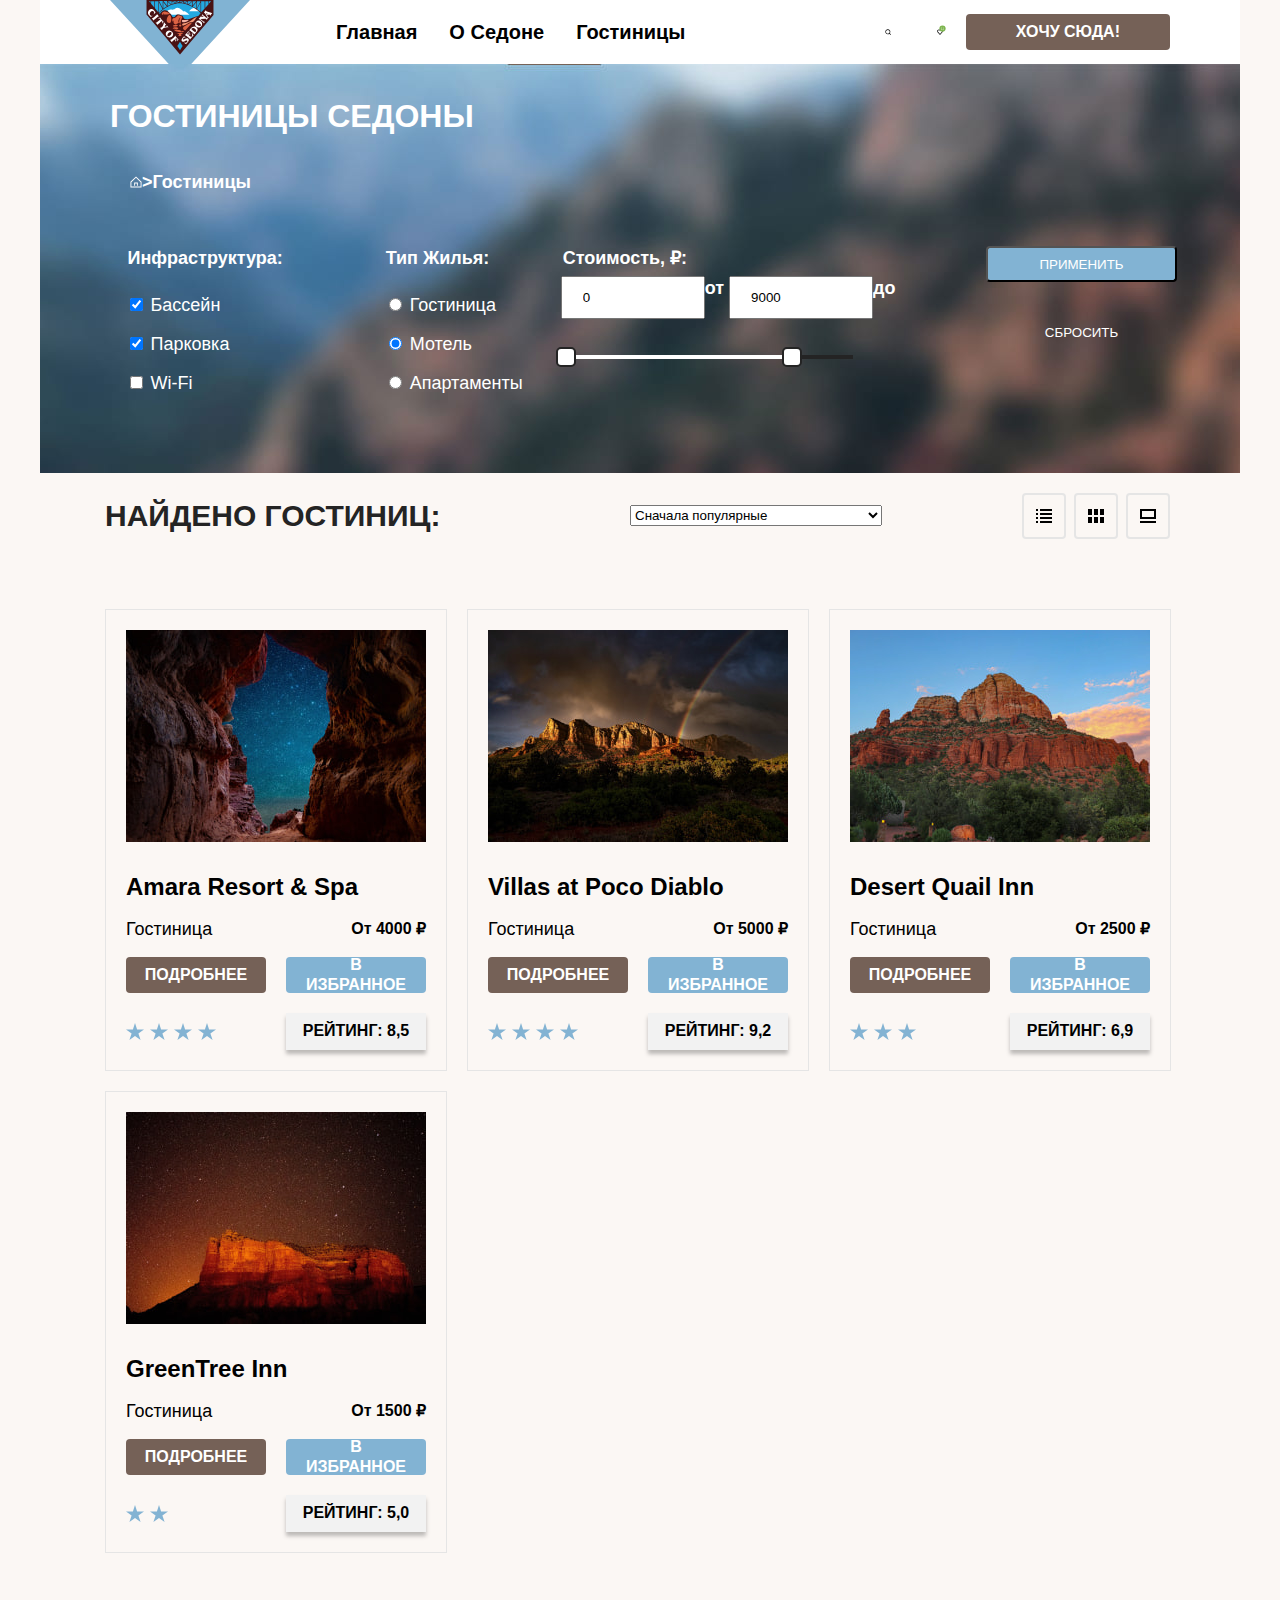
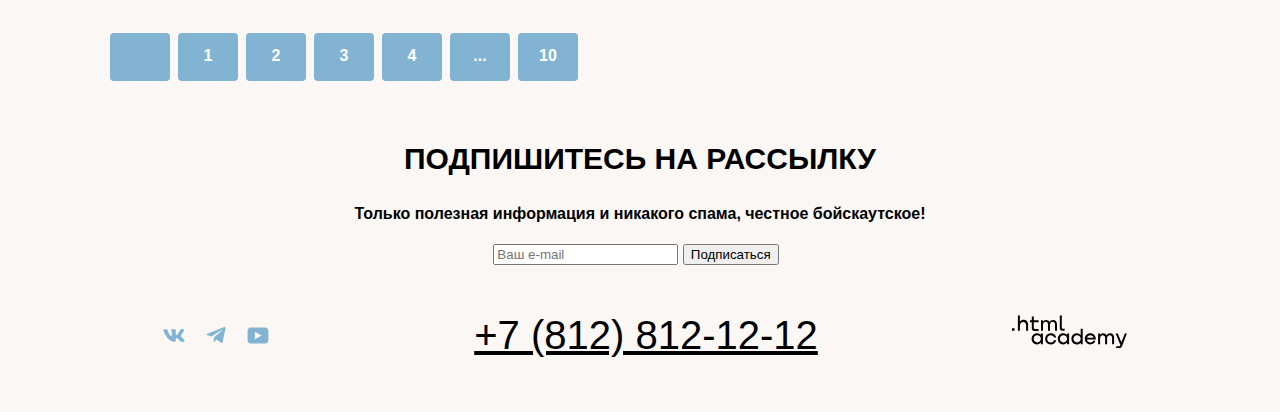
<file: catalog.html>
<!DOCTYPE html>
<html lang="ru">
  <head>
    <meta charset="utf-8" />
    <title>Каталог</title>
    <link rel="stylesheet" href="styles/styles.css" />
  </head>
  <body>
    <header class="page-header">
      <nav class="navigation">
        <a
          ><img
            class="navigation-logo"
            src="images/icons-header/logo.svg"
            width="140"
            height="70"
            alt="Логотип проекта «Седона»"
          />
        </a>
        <ul class="navigation-list">
          <li class="navigation-item">
            <a class="navigation-link" href="index.html">Главная</a>
          </li>
          <li class="navigation-item">
            <a class="navigation-link" href="#">О Седоне</a>
          </li>
          <li class="navigation-item">
            <a class="navigation-link" href="catalog.html">Гостиницы</a>
          </li>
        </ul>
        <div class="nav-list2">
          <ul class="navigation-list">
            <li class="navigation-item">
              <a class="navigation-link" href="#">
                <span class="visually-hidden"> Поиск </span>
                <img
                  class="search"
                  src="images/icons-header/search.svg"
                  width="44"
                  height="64"
                  alt="Поиск"
                />
              </a>
            </li>
            <li class="navigation-item">
              <a class="navigation-link" href="#">
                <span class="visually-hidden"> Избранное </span>
                <img
                  class="favorite"
                  src="images/icons-header/favorite.svg"
                  width="44"
                  height="64"
                  alt="Избранное"
                />
              </a>
            </li>
            <li class="navigation-item-button">
              <a class="navigation-link-button" href="#">Хочу сюда!</a>
            </li>
          </ul>
        </div>
      </nav>
    </header>
    <main class="main-inner">
      <div class="filter-form">
        <header class="inner-header">
          <h1 class="inner-header-title">Гостиницы Седоны</h1>
          <ul class="breadcrumbs">
            <li class="breadcrumbs-item">
              <a class="breadcrumbs-link"></a>
              <img
                class="icon"
                src="images/catalog/Vector.svg"
                width="12"
                height="12"
                alt="Домой"
              />
            </li>
            <li class="breadcrumbs-item">
              <a class="breadcrumbs-link">&#62;</a>
            </li>
            <li class="breadcrumbs-item">
              <a class="breadcrumbs-link">Гостиницы</a>
            </li>
          </ul>
        </header>
        <h2 class="visually-hidden">Список преимуществ с фильтрами</h2>
        <form
          class="catalog-filter"
          action="https://echo.htmlacademy.ru/"
          method="get"
        >
          <fieldset class="catalog-filter-group">
            <legend class="catalog-filter-title">Инфраструктура:</legend>
            <ul class="catalog-filter-list">
              <li class="catalog-filter-item">
                <label class="control">
                  <input
                    class="control-input"
                    type="checkbox"
                    name="pool"
                    checked
                  />
                  Бассейн
                </label>
              </li>
              <li class="catalog-filter-item">
                <label class="control">
                  <input
                    class="control-input"
                    type="checkbox"
                    name="parking"
                    checked
                  />
                  Парковка
                </label>
              </li>
              <li class="catalog-filter-item">
                <label class="control">
                  <input class="control-input" type="checkbox" name="wi-fi" />
                  Wi-Fi
                </label>
              </li>
            </ul>
          </fieldset>
          <fieldset class="catalog-filter-group">
            <legend class="catalog-filter-title">Тип Жилья:</legend>
            <ul class="catalog-filter-list">
              <li class="catalog-filter-item">
                <label class="control">
                  <input
                    class="control-input"
                    type="radio"
                    name="product-group"
                    value="shaving-supplies"
                  />
                  Гостиница
                </label>
              </li>
              <li class="catalog-filter-item">
                <label class="control">
                  <input
                    class="control-input"
                    type="radio"
                    name="product-group"
                    value="care-products"
                    checked
                  />
                  Мотель
                </label>
              </li>
              <li class="catalog-filter-item">
                <label class="control">
                  <input
                    class="control-input"
                    type="radio"
                    name="product-group"
                    value="accessories"
                  />
                  Апартаменты
                </label>
              </li>
            </ul>
          </fieldset>
          <h2 class="visually-hidden" hidden>Список отелей с фильтрами</h2>
          <!-- Фильтрация -->

          <fieldset class="range-filter-group">
            <legend class="range-filter-title">Стоимость, ₽:</legend>

            <div class="range">
              <div class="range-wrapper-inputs">
                <label class="catalog-filter-label">
                  <input
                    class="range-input"
                    type="number"
                    value="0"
                    name="min-price"
                    style="width: 100px"
                  />
                  от
                </label>
                <label class="catalog-filter-label">
                  <input
                    class="range-input"
                    type="number"
                    value="9000"
                    name="max-price"
                    style="width: 100px"
                  />
                  до
                </label>
              </div>
              <div class="range-scale">
                <div class="range-bar" style="left: 0px; width: 226px">
                  <button class="range-toggle toggle-min">
                    <span class="visually-hidden"
                      >Изменить минимальную цену</span
                    >
                  </button>
                  <button class="range-toggle toggle-max">
                    <span class="visually-hidden"
                      >Изменить максимальную цену</span
                    >
                  </button>
                </div>
              </div>
            </div>
          </fieldset>
          <div class="catalog-buttons">
            <button class="catalog-filter-button-submit" type="submit">
              Применить
            </button>
            <button class="catalog-filter-button-reset" type="reset">
              Сбросить
            </button>
          </div>
        </form>
      </div>

      <div class="select">
        <h2 class="select-title">Найдено гостиниц:</h2>
        <div class="select-line">
          <select class="select-control" aria-label="Сортировка">
            <option value="popular">Сначала популярные</option>
            <option value="cheap">Сначала дешёвые</option>
            <option value="expensive">Сначала дорогие</option>
          </select>
          <div class="sorting-list">
            <a class="button-sorting">
              <span class="visually-hidden">Показать список</span>
              <img
                class="sorting-logo"
                src="images/sorting/list.svg"
                width="16"
                height="14"
                alt="Списком"
              />
            </a>
            <a class="button-sorting">
              <span class="visually-hidden">Показать карточки</span>
              <img
                class="sorting-logo"
                src="images/sorting/table.svg"
                width="16"
                height="14"
                alt="Таблица"
              />
            </a>
            <a class="button-sorting">
              <span class="visually-hidden">Во весь экран</span>
              <img
                class="sorting-logo"
                src="images/sorting/fullscreen.svg"
                width="16"
                height="14"
                alt="Во весь экран"
              />
            </a>
          </div>
        </div>
      </div>
      <ul class="hotels-list">
        <li class="hotel-card">
          <a class="hotel-card-link" href="#">
            <img
              class="hotel-card-image"
              src="images/catalog/hotel-1.jpg"
              width="300"
              height="212"
              alt="Amara Resort & Spa"
            />
            <h3 class="hotel-card-title">Amara Resort & Spa</h3>
          </a>
          <div class="name-price">
            <p class="hotel-card-type">Гостиница</p>
            <p class="hotel-card-price">От 4000 ₽</p>
          </div>
          <div class="card-buttons">
            <a class="hotel-card-button details" href="#">Подробнее</a>
            <a class="hotel-card-button favorite" href="#">В избранное</a>
            <img
              class="hotel-stars"
              src="images/stars/4stars.svg"
              width="140"
              height="37"
              alt="Рейтинг отеля"
            />
            <a class="hotel-card-button rating" href="#">Рейтинг: 8,5</a>
          </div>
        </li>
        <li class="hotel-card">
          <a class="hotel-card-link" href="#">
            <img
              class="hotel-card-image"
              src="images/catalog/hotel-2.jpg"
              width="300"
              height="212"
              alt="Villas at Poco Diablo"
            />
            <h3 class="hotel-card-title">Villas at Poco Diablo</h3>
          </a>
          <div class="name-price">
            <p class="hotel-card-type">Гостиница</p>
            <p class="hotel-card-price">От 5000 ₽</p>
          </div>
          <div class="card-buttons">
            <a class="hotel-card-button details" href="#">Подробнее</a>
            <a class="hotel-card-button favorite" href="#">В избранное</a>
            <img
              class="hotel-stars"
              src="images/stars/4stars.svg"
              width="140"
              height="37"
              alt="Рейтинг отеля"
            />
            <a class="hotel-card-button rating" href="#">Рейтинг: 9,2</a>
          </div>
        </li>
        <li class="hotel-card">
          <a class="hotel-card-link" href="#">
            <img
              class="hotel-card-image"
              src="images/catalog/hotel-3.jpg"
              width="300"
              height="212"
              alt="Desert Quail Inn"
            />
            <h3 class="hotel-card-title">Desert Quail Inn</h3>
          </a>
          <div class="name-price">
            <p class="hotel-card-type">Гостиница</p>
            <p class="hotel-card-price">От 2500 ₽</p>
          </div>
          <div class="card-buttons">
            <a class="hotel-card-button details" href="#">Подробнее</a>
            <a class="hotel-card-button favorite" href="#">В избранное</a>
            <img
              class="hotel-stars"
              src="images/stars/3stars.svg"
              width="140"
              height="37"
              alt="Рейтинг отеля"
            />
            <a class="hotel-card-button rating" href="#">Рейтинг: 6,9</a>
          </div>
        </li>
        <li class="hotel-card">
          <a class="hotel-card-link" href="#">
            <img
              class="hotel-card-image"
              src="images/catalog/hotel-4.jpg"
              width="300"
              height="212"
              alt="GreenTree Inn"
            />
            <h3 class="hotel-card-title">GreenTree Inn</h3>
          </a>
          <div class="name-price">
            <p class="hotel-card-type">Гостиница</p>
            <p class="hotel-card-price">От 1500 ₽</p>
          </div>
          <div class="card-buttons">
            <a class="hotel-card-button details" href="#">Подробнее</a>
            <a class="hotel-card-button favorite" href="#">В избранное</a>
            <img
              class="hotel-stars"
              src="images/stars/2stars.svg"
              width="140"
              height="37"
              alt="Рейтинг отеля"
            />
            <a class="hotel-card-button rating" href="#">Рейтинг: 5,0</a>
          </div>
        </li>
      </ul>
      <ul class="pagination">
        <li class="pagination-item">
          <a class="pagination-link pagination-prev pagination-disabled">
            <span class="visually-hidden">Предыдущая страница</span>
          </a>
        </li>
        <li class="pagination-item">
          <a class="pagination-link pagination-current">1</a>
        </li>
        <li class="pagination-item">
          <a class="pagination-link" href="#">2</a>
        </li>
        <li class="pagination-item">
          <a class="pagination-link" href="#">3</a>
        </li>
        <li class="pagination-item">
          <a class="pagination-link" href="#">4</a>
        </li>
        <li class="pagination-item">
          <a class="pagination-link">...</a>
        </li>
        <li class="pagination-item">
          <a class="pagination-link" href="#">10</a>
        </li>
      </ul>

      <section class="newsletter-catalog">
        <h2 class="page-main-title">Подпишитесь на рассылку</h2>
        <p>
          Только полезная информация и никакого спама, честное бойскаутское!
        </p>
        <form
          class="newsletter-form"
          action="https://echo.htmlacademy.ru/"
          method="post"
        >
          <label class="visually-hidden" for="newsletter-email">Email</label>
          <input
            class="field"
            placeholder="Ваш e-mail"
            type="email"
            name="newsletter-email"
            id="newsletter-email"
            required
          />
          <button class="button newsletter-button" type="submit">
            <span>Подписаться</span>
          </button>
        </form>
      </section>
    </main>
    <footer class="page-footer">
      <div class="page-footer-container">
        <ul class="footer-social-list">
          <li class="footer-social-item">
            <a class="button-social" href="https://vk.com/htmlacademy">
              <span class="visually-hidden">ВКонтакте</span>
              <img
                class="social-logo"
                src="images/footer-social/vk.svg"
                width="22"
                height="17"
                alt="vk логотип"
              />
            </a>
          </li>
          <li class="footer-social-item">
            <a class="button-social" href=" https://t.me/htmlacademy">
              <span class="visually-hidden">Телеграм</span>
              <img
                class="social-logo"
                src="images/footer-social/telegram.svg"
                width="22"
                height="17"
                alt="телеграм логотип"
              />
            </a>
          </li>
          <li class="footer-social-item">
            <a
              class="button-social"
              href="https://www.youtube.com/user/htmlacademyru"
            >
              <span class="visually-hidden">Ютуб</span>
              <img
                class="social-logo"
                src="images/footer-social/youtube.svg"
                width="22"
                height="17"
                alt="youtube логотип"
              />
            </a>
          </li>
          <li class="footer-social-item">
            <a class="footer-contacts-phone" href="tel:+78128121212"
              >+7 (812) 812-12-12
            </a>
          </li>

          <li class="footer-social-item">
            <a class="htmlacademy-link" href="https://htmlacademy.ru/">
              <img
                class="htmlacademy-logo"
                src="images/htmlacademy-logo.svg"
                width="115"
                height="34"
                alt="htmlacademy Логотип"
              />
            </a>
          </li>
        </ul>
      </div>
    </footer>
  </body>
</html>
</file>
<file: styles/styles.css>
@font-face {
  font-family: "PT Sans", sans-serif;
  font-style: normal;
  font-weight: 400;
  src: url("../fonts/ptsans-400.woff2") format("woff2");
  font-display: swap;
}
@font-face {
  font-family: "PT Sans", sans-serif;
  font-style: normal;
  font-weight: 700;
  src: url("../fonts/ptsans-700.woff2") format("woff2");
  font-display: swap;
}
html {
  height: 100%;
}
body {
  width: 1200px;
  margin: 0 auto;
  display: flex;
  flex-direction: column;
  min-height: 100%;
  font-family: "PT Sans", sans-serif;
  font-size: 16px;
  line-height: 24px;
  font-weight: 700;
  color: #242424;
  background-color: #fbf7f4;
}
.page-header {
  color: #000000;
  background-color: #ffffff;
}
.inscription {
  align-content: center;
  padding: 51px 371px 82px 371px;
}
.navigation {
  display: flex;
  height: 64px;
  margin: 0 70px;
}
.navigation-logo {
  width: 140px;
  margin-right: 30px;
  align-items: stretch;
}
.navigation-list {
  color: #000000;
  display: flex;
  justify-content: space-between;
  list-style-type: none;
  align-items: center;
  margin-right: auto;
}
.nav-list2 {
  display: inline-flex;
  justify-content: space-between;
  list-style-type: none;
  align-items: center;
  margin-right: 0;
}
.navigation-link {
  display: block;
  font-family: "PT Sans", sans-serif;
  font-size: 20px;
  font-style: normal;
  font-weight: 700;
  text-align: center;
  line-height: 24px;
  color: #000000;
  padding: 20px 16px;
  text-decoration: none;
}
.search {
  width: 20px;
  height: 20px;
  display: flex;
  justify-content: center;
  align-items: center;
}
.favorite {
  width: 20px;
  height: 20px;
  display: flex;
  justify-content: center;
  align-items: center;
}
.navigation-item-button {
  display: flex;
  flex-direction: column;
  padding: 8px 50px;
  justify-content: center;
  align-items: center;
  border-radius: 4px;
  background: var(--buttons-basic, #756157);
  text-align: center;
  font-family: "PT Sans", sans-serif;
  font-size: 16px;
  font-style: normal;
  font-weight: 700;
  line-height: 20px;
  text-transform: uppercase;
  text-decoration: none;
}
.navigation-link-button {
  color: #ffffff;
  text-decoration: none;
}
.breadcrumbs {
  display: flex;
  justify-content: flex-start;
  flex-wrap: wrap;
  margin: 0;
  padding: 20px;
  list-style-type: none;
}
.page-container {
  width: 1200px;
  color: #ffffff;
}
.main-container {
  flex-grow: 1;
  list-style-type: none;
}
.main-index {
  color: #000000;
  text-align: center;
}
.banner {
  display: block;
  margin: 0 auto;
  height: 485px;
  background-image: url("../images/background.jpg");
  background-color: #ffffff;
  background-repeat: no-repeat;
}
.advantages-item {
  display: flex;
}
.advantages-list {
  list-style-type: none;
  text-align: center;
  color: #000000;
  margin: 0;
  padding: 0;
  display: flex;
  flex-wrap: wrap;
}
.advantage-title-white {
  font-size: 30px;
  color: #000000;
  font-style: normal;
  font-weight: 700;
  line-height: 36px;
  text-transform: uppercase;
  display: flex;
  margin-top: 69px;
  margin-bottom: 25px;
  flex-direction: column;
  justify-content: center;
  align-items: center;
  gap: 25px;
  text-align: center;
  box-sizing: border-box;
  width: 100%;
}
.advantage-description-white {
  font-size: 22px;
  font-style: normal;
  font-weight: 400;
  line-height: 26px;
  color: #333;
  box-sizing: border-box;
  width: 100%;
  margin-bottom: 66px;
}
.advantage-item-content {
  display: flex;
  width: 400px;
  height: 385px;
  padding: 103px 85px;
  flex-direction: column;
  justify-content: center;
  gap: 10px;
  box-sizing: border-box;
  background: #82b3d3;
  color: #ffffff;
}
.advantage-image-village {
  background-image: url("../images/advantages/Village.jpg");
  background-color: #82b3d3;
  color: #ffffff;
}
.blue-block {
  display: flex;
}
.advantage-title {
  text-transform: uppercase;
}
.advantage-item-content-blue {
  background: var(--background-second-1, rgba(131, 179, 211, 0.12));
  width: 400px;
  height: 385px;
  padding: 103px 85px;
  flex-direction: column;
  justify-content: center;
  align-items: center;
  gap: 10px;
  flex-shrink: 0;
  align-content: center;
  box-sizing: border-box;
  margin: 0;
}

.advantage-item-content-blue1 {
  background: var(--background-second-1, rgba(131, 179, 211, 0.12));
  width: 400px;
  height: 385px;
  padding: 103px 85px;
  flex-direction: column;
  justify-content: center;
  align-items: center;
  gap: 10px;
  flex-shrink: 0;
  align-content: center;
  box-sizing: border-box;
  margin: 0;
}
.advantage-item-content-blue2 {
  background: var(--background-second-1, rgba(131, 179, 211, 0.12));
  width: 400px;
  height: 385px;
  padding: 80px 85px;
  flex-direction: column;
  justify-content: center;
  align-items: center;
  gap: 10px;
  flex-shrink: 0;
  align-content: center;
  box-sizing: border-box;
  margin: 0;
}
.advantage-item-content-grey {
  background: var(--background-second-2, rgba(131, 179, 211, 0.2));
}
.advantage-item-content-white {
  background: #ffffff;
}

.advantages-title-blue {
  font-size: 24px;
  font-style: normal;
  font-weight: 700;
  line-height: 28px;
  text-transform: uppercase;
  align-content: center;
}
.advantages-description-blue {
  align-self: stretch;
  color: var(--texts-second, #333);
  text-align: center;
  font-family: "PT Sans", sans-serif;
  font-size: 18px;
  font-style: normal;
  font-weight: 400;
  line-height: 21px;
}
.advantage-description {
  color: #ffffff;
  text-align: center;
  font-family: "PT Sans", sans-serif;
  font-size: 18px;
  font-style: normal;
  font-weight: 400;
  line-height: 21px;
}
.advantage-image-devils-bridge {
  background-image: url("../images/devil's-bridge.jpg");
  background-color: #82b3d3;
  color: #ffffff;
}
.appointment {
  padding: 96px 304px;
}
.newsletter {
  background-image: url("../images/Subscribe.jpg");
  color: #f2f2f2;
  display: flex;
  padding: 96px 258px 104px 258px;
  flex-direction: column;
  justify-content: center;
  align-items: center;
  gap: 10px;
  background-repeat: no-repeat;
}
.page-footer.container {
  display: flex;
  margin: 0 auto;
}
.footer-social-list {
  display: flex;
  margin-top: 10px;
  padding: 0;
  text-align: center;
  color: #ffffff;
  height: 120px;
  justify-content: center;
  box-sizing: border-box;
  width: 100%;
  align-items: center;
  list-style-type: none;
}
.button-social {
  display: flex;
  padding: 0px 10px;
  flex-direction: column;
  justify-content: center;
  align-items: center;
  gap: 10px;
  flex: 1 0 0;
  align-self: stretch;
}
.footer-contacts-phone {
  font-size: 40px;
  font-style: normal;
  font-weight: 400;
  line-height: 40px;
  color: #000000;
  text-transform: uppercase;
  height: 40px;
  justify-content: center;
  align-items: center;
  flex-shrink: 0;
  margin-left: 195px;
  margin-right: 194px;
  flex-wrap: nowrap;
}
.filter-form {
  background-image: url(../images/catalog/Filter.jpg);
  background-repeat: no-repeat;
  font-size: 18px;
  color: #ffffff;
  display: flex;
  padding: 35px 70px 70px 70px;
  flex-direction: column;
  align-items: flex-start;
  box-sizing: border-box;
  width: 100%;
  margin-left: 0;
}
.catalog-filter {
  display: flex;
  flex-wrap: nowrap;
  box-sizing: border-box;
  width: 150px;
  height: 157px;
  outline: none;
  margin: 0;
  padding: 0;
}
.catalog-filter-group {
  display: inline;
  margin-right: 70px;
  border: 0 none;
}
.catalog-filter-group:nth-child(2n) {
  margin-right: auto;
}
.control {
  flex-wrap: nowrap;
}
.sorting-list {
  display: flex;
  align-content: end;
  margin-left: 70px;
}
.catalog-filter-list {
  display: flex;
  flex-direction: column;
  align-items: flex-start;
  gap: 16px;
  padding-inline-start: 0;
  width: 150px;
}
.catalog-filter-item {
  list-style-type: none;
  text-align: left;
  font-family: "PT Sans", sans-serif;
  font-size: 18px;
  font-style: normal;
  font-weight: 400;
  line-height: 23px;
}
.catalog-filter-button-submit {
  width: 191px;
  height: 36px;
  padding: 8px 50px;
  border-radius: 4px;
  background: var(--buttons-second, #82b3d3);
  text-transform: uppercase;
  color: #ffffff;
  margin-bottom: 32px;
}
.catalog-filter-button-reset {
  width: 191px;
  height: 36px;
  padding: 8px 50px;
  justify-content: center;
  align-items: center;
  gap: 10px;
  align-self: stretch;
  text-transform: uppercase;
  color: #ffffff;
  border: 0;
  background: transparent;
}
.catalog-buttons {
  display: block;
  margin-left: 70px;
}
.select-line {
  display: inline-flex;
  justify-content: space-between;
  list-style-type: none;
  align-items: center;
  margin-left: auto;
  margin-right: 70px;
}
.select-title {
  font-size: 30px;
  font-style: normal;
  font-weight: 700;
  line-height: 36px; /* 120% */
  text-transform: uppercase;
}
.select {
  display: flex;
  flex-wrap: nowrap;
  align-items: center;
  margin-left: 65px;
}
.select-control {
  height: 21px;
  width: 252px;
  margin-right: 70px;
}
.button {
  margin-right: 8px;
}
.button-sorting {
  display: flex;
  padding: 14px 12px;
  flex-direction: column;
  justify-content: center;
  align-items: center;
  gap: 10px;
  border-radius: 4px;
  border: 2px solid var(--forms-elements-1, #e5e5e5);
  margin-right: 8px;
}
.button-sorting:nth-child(3n) {
  margin-right: 0;
}
.hotels-list {
  display: flex;
  justify-content: flex-start;
  flex-wrap: wrap;
  margin: 50px 65px 60px 65px;
  padding: 0px;
}
.hotel-card {
  color: #000000;
  width: 300px;
  padding: 20px;
  margin-right: 20px;
  margin-bottom: 20px;
  list-style-type: none;
  border: 1px solid var(--forms-elements-1, #e5e5e5);
}
.hotel-card:nth-child(3n) {
  margin-right: 0;
}
.hotel-card-link {
  text-decoration: none;
}
.hotel-card-title {
  color: #000000;
  font-family: "PT Sans", sans-serif;
  font-size: 24px;
  font-style: normal;
  font-weight: 700;
  line-height: 28px;
  margin-bottom: 0;
}
.name-price {
  display: flex;
  justify-content: space-between;
  margin-bottom: 0;
}

.hotel-card-type {
  font-family: "PT Sans", sans-serif;
  font-size: 18px;
  font-style: normal;
  font-weight: 400;
  line-height: 21px;
  margin-bottom: 0;
}
.hotel-card-button.details {
  display: flex;
  flex-direction: column;
  padding: 8px 50px;
  justify-content: center;
  align-items: center;
  gap: 10px;
  flex: 1 0 0;
  border-radius: 4px;
  background: var(--buttons-basic, #756157);
  width: 40px;
  height: 20px;
  color: var(--texts-background-deafault, #fff);
  text-align: center;
  font-family: "PT Sans", sans-serif;
  font-size: 16px;
  font-style: normal;
  font-weight: 700;
  line-height: 20px;
  text-transform: uppercase;
  text-decoration: none;
}
.hotel-card-button.favorite {
  padding: 8px 50px;
  justify-content: center;
  align-items: center;
  gap: 10px;
  flex: 1 0 0;
  border-radius: 4px;
  background: var(--buttons-second, #82b3d3);
  color: var(--texts-background-deafault, #fff);
  text-align: center;
  font-family: "PT Sans", sans-serif;
  font-size: 16px;
  font-style: normal;
  font-weight: 700;
  line-height: 20px;
  text-transform: uppercase;
  text-decoration: none;
}
.hotel-card-button.rating {
  display: flex;
  flex-direction: column;
  justify-content: center;
  align-items: center;
  gap: 10px;
  flex: 1 0 0;
  background: var(--forms-elements-2, #f2f2f2);
  color: #000000;
  box-shadow: 0px 4px 4px 0px rgba(0, 0, 0, 0.25);
  width: 140px;
  height: 37px;
  flex-shrink: 0;
  text-transform: uppercase;
  flex-wrap: nowrap;
  font-family: "PT Sans", sans-serif;
  font-size: 16px;
  font-style: normal;
  font-weight: 700;
  line-height: 20px;
  text-decoration: none;
}
.card-buttons {
  display: flex;
  justify-content: flex-start;
  flex-wrap: wrap;
  gap: 20px;
}
.newsletter-catalog {
  background-image: none;
  color: #000000;
  text-align: center;
}
.pagination {
  display: flex;
  justify-content: flex-start;
  margin: 40px 70px 60px 70px;
  padding: 0;
  padding-right: 8px;
}
.pagination-item {
  color: #000000;
  margin-right: 8px;
  list-style-type: none;
  display: flex;
  width: 60px;
  padding: 11.364px 0px 12.636px 0px;
  justify-content: center;
  align-items: center;
  border-radius: 4px;
  background: var(--buttons-second, #82b3d3);
}
.pagination-link {
  text-decoration: none;
  color: #ffffff;
}
.page-main-title {
  font-size: 30px;
  font-style: normal;
  font-weight: 700;
  line-height: 36px;
  text-transform: uppercase;
}
.newsletter-catalog.p {
  font-family: "PT Sans", sans-serif;
  font-size: 22px;
  font-style: normal;
  font-weight: 400;
  line-height: 26px;
}
.visually-hidden {
  position: fixed;
  transform: scale(0);
}
.reserve-a-hotel {
  display: inline-flex;
  padding: 8px 50px;
  justify-content: center;
  align-items: center;
  gap: 10px;
  border-radius: 4px;
  width: 276px;
  height: 36px;
  background: var(--buttons-basic, #756157);
  color: var(--texts-background-deafault, #fff);
  text-align: center;
  font-family: "PT Sans", sans-serif;
  font-size: 16px;
  font-style: normal;
  font-weight: 700;
  line-height: 20px;
  text-transform: uppercase;
  margin: 54px 108px 0px 108px;
}

.range-filter-group {
  border: none;
  box-sizing: border-box;
  margin-left: auto;
}
/* Range */
.range-scale {
  position: relative;
  width: 287px;
  height: 4px;
  margin-top: 36px;
  background-color: #242424;
  margin-left: 5px;
}

.range-bar {
  position: absolute;
  height: 4px;
  background-color: #ffffff;
}

.range-toggle {
  position: absolute;
  width: 20px;
  height: 20px;
  background: #ffffff;
  border: 2px solid #242424;
  border-radius: 25%;
}

.range-toggle:hover {
  background-color: #ffffff;
}

.range-toggle:active,
.range-toggle:focus {
  outline: 4px solid #ffffff;
  border-color: #82b3d3;
}

.toggle-min {
  top: -8px;
  left: -10px;
}

.toggle-max {
  top: -8px;
  right: -10px;
}

.range-wrapper-inputs {
  display: flex;
  justify-content: center;
}

.catalog-filter-label {
  display: flex;
  margin-right: 5px;
}

.range-input {
  display: flex;
  width: 143px;
  padding: 12px 20px;
  justify-content: space-between;
  align-items: center;
  color: #000000;
}

.range-input::-webkit-outer-spin-button,
.range-input::-webkit-inner-spin-button {
  appearance: none;
  margin: 0;
}
.modal-content {
  margin-bottom: 48px;
}
.modal-container {
  position: fixed;
  top: 0;
  left: 0;
  display: flex;
  width: 100%;
  height: 100%;
  background-color: rgba(242, 242, 242, 0.8);
}

.modal-container-close {
  display: none;
}

.modal {
  position: relative;
  margin: auto;
  padding: 64px 70px;
  background-color: #ffffff;
  color: #000000;
}

.modal-hotel {
  display: flex;
  padding: 64px 70px;
  align-items: flex-start;
  border-radius: 30px;
  background: #fff;
  box-shadow: 0px 25px 50px 0px rgba(0, 0, 0, 0.15);
}

.modal-close-button {
  width: 40px;
  height: 40px;
  left: 600px;
  top: -20px;
  border-radius: 40px;
  position: relative;
  z-index: 1;
  margin: 20px auto;
  cursor: pointer;
  border: none;
}
.modal-close-button:before {
  content: "+";
  color: #000000;
  position: absolute;
  z-index: 2;
  transform: rotate(45deg);
  font-size: 50px;
  line-height: 1;
  top: -5px;
  left: 4px;
  transition: all 0.3s cubic-bezier(0.77, 0, 0.2, 0.85);
}
.modal-close-button:after {
  content: "";
  position: absolute;
  top: 0;
  left: 0;
  width: 100%;
  height: 100%;
  border-radius: 100%;
  background: #337ab7;
  z-index: 1;
  transition: all 0.3s cubic-bezier(0.77, 0, 0.2, 0.85);
  transform: scale(0.01);
}
..modal-close-button:hover:after {
  transform: scale(1);
}
.modal-close-button:hover:before {
  transform: scale(0.8) rotate(45deg);
  color: #fff;
}

.modal-title {
  margin: 0;
  font-family: "PT Sans", sans-serif;
  font-size: 30px;
  font-style: normal;
  font-weight: 700;
  line-height: 36px; /* 120% */
  text-transform: uppercase;
  margin-bottom: 64px;
}

.hotel-form .field-group {
  margin: 0;
  margin-bottom: 48px;
}

.hotel-form-user-options {
  display: flex;
  justify-content: space-between;
  font-weight: 400;
}

.hotel-form-user-options .control-label {
  font-weight: 400;
}

.hotel-form .field {
  width: 440px;
  height: 48px;
}
.hotel-form-recovery {
  line-height: 22px;
  color: #000000;
}

.hotel-form-button {
  display: flex;
  width: 577px;
  padding: 18px 77px;
  flex-direction: column;
  justify-content: center;
  align-items: center;
  border-radius: 10px;
  border: #83b3d3;
  background: #83b3d3;
  margin-top: 48px;
  color: var(--basic-white, #fff);
  text-align: center;
  font-family: "PT Sans", sans-serif;
  font-size: 20px;
  font-style: normal;
  font-weight: 700;
  line-height: 24px; /* 120% */
  text-transform: uppercase;
}

.hotel-form .button + .button {
  margin: 0;
}

.hotel-form-register {
  width: 360px;
  color: #000000;
  background-color: #ffffff;
}

.inner-header {
  margin-bottom: 32px;
}

.inner-header-title {
  margin-top: 0;
  margin-bottom: 16px;
  font-size: 32px;
  line-height: 35px;
  text-transform: uppercase;
}
.arrival-date .date-of-departure {
  display: flex;
  width: 440px;
  height: 48px;
  flex-direction: column;
  align-items: flex-start;
  gap: 4px;
  margin-right: auto;
}
.buttons-modal {
  display: flex;
  box-sizing: border-box;
}
.modal-buttons {
  display: flex;
  width: 110px;
  align-items: center;
  flex-shrink: 0;
}
.hotel-modal-form-field {
  display: flex;
  width: 111px;
  height: 48px;
  align-items: center;
  flex-shrink: 0;
  text-align: center;
  font-family: "PT Sans", sans-serif;
  font-size: 18px;
  font-style: normal;
  font-weight: 700;
  line-height: 20px;
  color: #000000;
}
.children {
  margin-left: 230px;
  margin-right: 46px;
}
.adults {
  margin-right: 46px;
}
.tooltip {
  margin-top: 4px;
  margin-left: 280px;
  position: absolute;
  width: 20px;
  height: 20px;
}

.tooltip-toggle {
  border: none;
  background-color: transparent;
  padding: 0;
  margin: 0;
  display: block;
}

.tooltip-icon {
  width: 100%;
  height: 100%;
  color: #83b3d3;
  display: block;
}

.tooltip-text {
  position: absolute;
  bottom: 100%;
  background-color: #333;
  color: #ffffff;
  font-size: 14px;
  line-height: 17px;
  font-weight: normal;
  text-transform: none;
  padding: 5px 8px;
  border-radius: 8px;
  left: 50%;
  transform: translateX(-50%);
  width: 160px;
  z-index: 1;
  margin-bottom: 6px;
  display: none;
}

.tooltip-toggle:hover + .tooltip-text,
.tooltip-toggle:focus + .tooltip-text {
  display: block;
}

.tooltip-text::before {
  content: "";
  width: 216px;
  height: 110px;
  position: absolute;
  transform: rotate(180deg);
  top: 100%;
  left: 0;
  right: 0;
  margin-left: auto;
  margin-right: auto;
}
</file>
